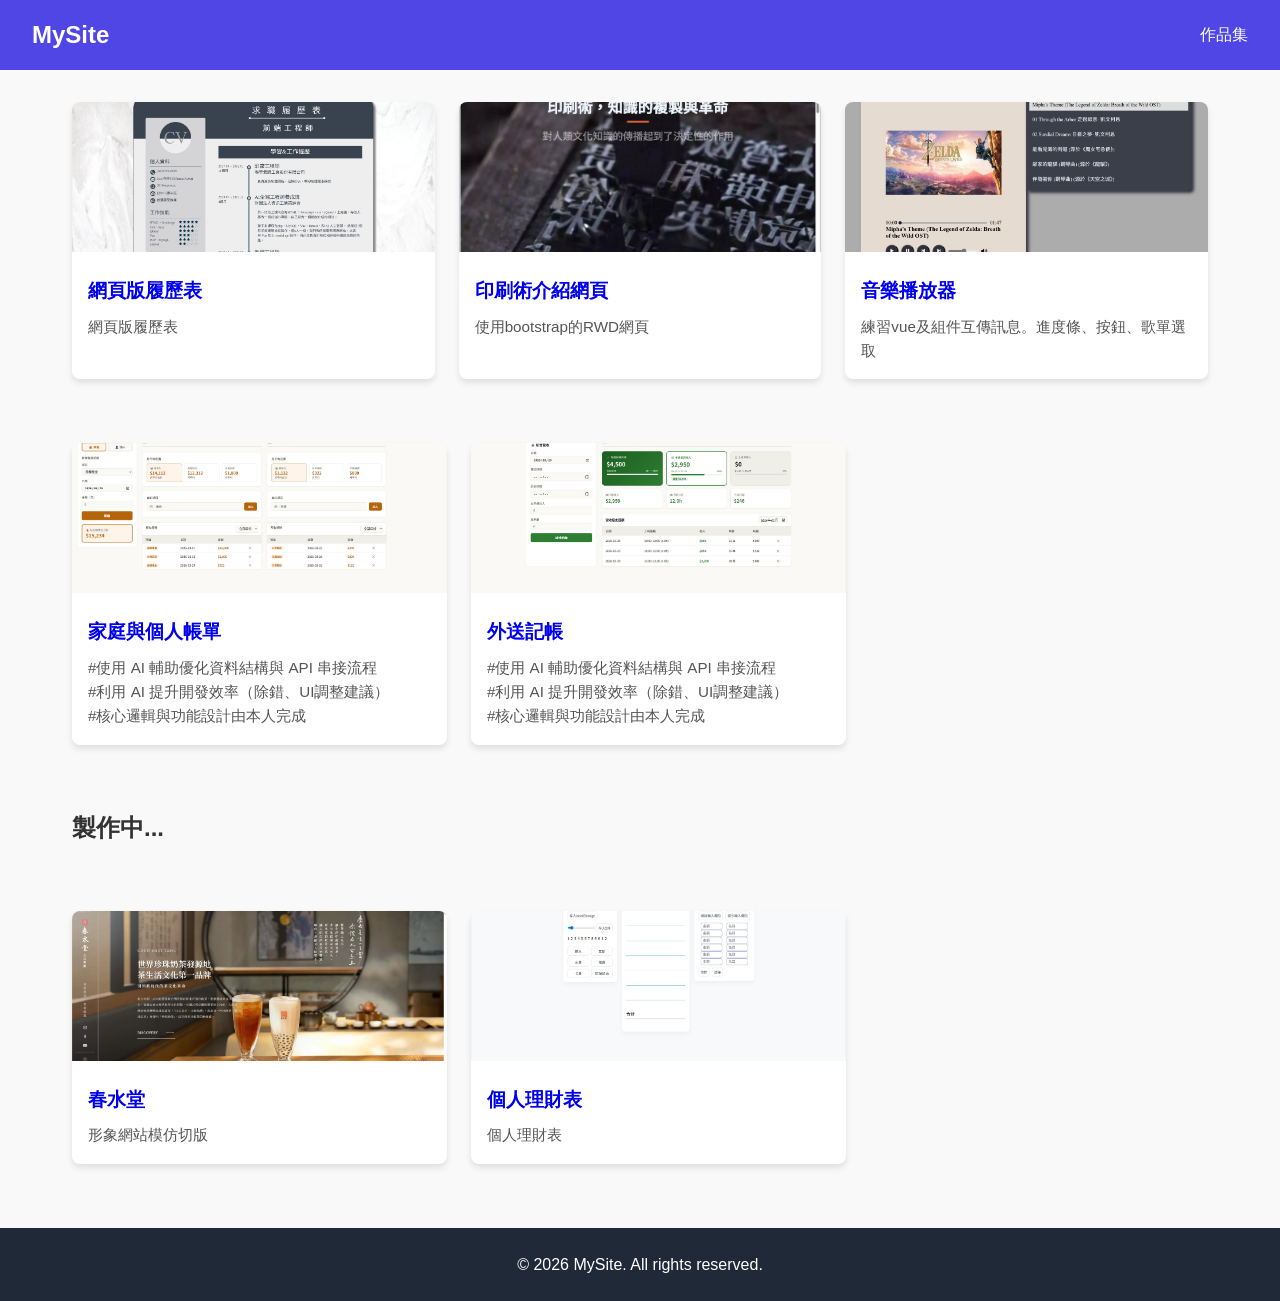
<file: index.html>
<!DOCTYPE html>
<html lang="zh-TW">
<head>
  <meta charset="UTF-8">
  <meta name="viewport" content="width=device-width, initial-scale=1.0">
  <link rel="shortcut icon" href="favicon-32x32.png" type="image/x-icon">
  <title>作品集</title>
  <style>
    /* Reset */
    * {
      margin: 0;
      padding: 0;
      box-sizing: border-box;
      font-family: "Microsoft JhengHei", sans-serif;
      text-decoration: none;
    } 
    body {
      line-height: 1.6;
      background-color: #f9f9f9;
      color: #333;
      position: relative;
    }

    /* Header */
    header {
      background-color: #4f46e5;
      color: #fff;
      padding: 1rem 2rem;
      display: flex;
      justify-content: space-between;
      align-items: center;
      position: sticky;
      top: 0;
      z-index: 10;
    }

    header nav a {
      color: #fff;
      text-decoration: none;
      margin-left: 1.5rem;
      transition: color 0.3s;
    }

    header nav a:hover {
      color: #facc15;
    }

    /* Hero Section */
    .hero {
      background: url('https://source.unsplash.com/1600x600/?nature,technology') center/cover no-repeat;
      height: 60vh;
      display: flex;
      align-items: center;
      justify-content: center;
      color: #fff;
      text-shadow: 1px 1px 4px rgba(0,0,0,0.5);
      text-align: center;
      padding: 0 1rem;
    }

    .hero h1 {
      font-size: 3rem;
      margin-bottom: 1rem;
    }

    .hero p {
      font-size: 1.2rem;
    }

    /* Card Section */
    .cards {
      display: flex;
      gap: 1.5rem;
      padding: 2rem;
      max-width: 1200px;
      margin: 0 auto;
    }

    .card {
      width: 33%;
      background-color: #fff;
      border-radius: 8px;
      box-shadow: 0 4px 6px rgba(0,0,0,0.1);
      overflow: hidden;
      transition: transform 0.3s, box-shadow 0.3s;
    }

    .card:hover {
      transform: translateY(-5px);
      box-shadow: 0 8px 12px rgba(0,0,0,0.2);
    }

    .card img {
      width: 100%;
      height: 150px;
      object-fit: cover;
    }

    .card-content {
      padding: 1rem;
    }

    .card-content h3 {
      margin-bottom: 0.5rem;
      font-size: 1.2rem;
    }

    .card-content p {
      font-size: 0.95rem;
      color: #555;
    }

    /* Footer */
    footer {
      display: absolute;
      background-color: #1f2937;
      color: #fff;
      text-align: center;
      padding: 1.5rem;
      margin-top: 2rem;
      position: relative;
      bottom: 0;
      width: 100%;
    }

    /* Responsive */
    @media (max-width: 768px) {
      header {
        flex-direction: column;
        align-items: flex-start;
      }
      header nav {
        margin-top: 0.5rem;
      }
      .hero h1 {
        font-size: 2rem;
      }
    }
  </style>
</head>
<body>

  <header>
    <div class="logo"><h2>MySite</h2></div>
    <nav>
      <!-- <a href="#">首頁</a> -->
      <!-- <a href="#">關於我們</a> -->
      <a href="#">作品集</a>
      <!-- <a href="#">聯絡</a> -->
    </nav>
  </header>

  <!-- <section class="hero">
    <div>
      <h1>歡迎來到示範網站</h1>
      <p>這是一個完整結構的前端參考範例，包含導航、RWD、卡片布局。</p>
    </div>
  </section> -->
  
  <section class="cards">
    <div class="card">
      <a href="https://e6320123.github.io/" target="_blank">
        <img src="cv.jpg" alt="範例圖1">
        <div class="card-content">
          <h3>網頁版履歷表</h3>
          <p>網頁版履歷表</p>
        </div>
      </a>
    </div>

    <div class="card">
      <a href="https://e6320123.github.io/print_story/" target="_blank">
        <img src="print.jpg" alt="範例圖2">
        <div class="card-content">
          <h3>印刷術介紹網頁</h3>
          <p>使用bootstrap的RWD網頁</p>
        </div>
      </a>
    </div>

    <div class="card">
      <a href="https://e6320123.github.io/music_player/" target="_blank">
        <img src="mplayer.jpg" alt="範例圖3">
        <div class="card-content">
          <h3>音樂播放器</h3>
          <p>練習vue及組件互傳訊息。進度條、按鈕、歌單選取</p>
        </div>
      </a>
    </div>
    </section>
<section class="cards">
    <div class="card">
      <a href="./home_bill.html" target="_blank">
        <img src="./homebill.jpg" alt="範例圖3">
        <div class="card-content">
          <h3>家庭與個人帳單</h3>
          <p>#使用 AI 輔助優化資料結構與 API 串接流程</p>
          <p>#利用 AI 提升開發效率（除錯、UI調整建議）</p>
          <p>#核心邏輯與功能設計由本人完成</p>
        </div>
      </a>
    </div>

    <div class="card">
      <a href="./uber.html" target="_blank">
        <img src="./uber.jpg" alt="範例圖3">
        <div class="card-content">
          <h3>外送記帳</h3>
          <p>#使用 AI 輔助優化資料結構與 API 串接流程</p>
          <p>#利用 AI 提升開發效率（除錯、UI調整建議）</p>
          <p>#核心邏輯與功能設計由本人完成</p>
        </div>
      </a>
    </div>
  </section>
  <section class="cards">
    <h1>製作中...</h1>
  </section>
  <section class="cards">
    <div class="card">
      <a href="https://e6320123.github.io/chun_shui_tang/" target="_blank">
        <img src="cst.png" alt="範例圖3">
        <div class="card-content">
          <h3>春水堂</h3>
          <p>形象網站模仿切版</p>
        </div>
      </a>
    </div>
    <div class="card">
      <a href="https://e6320123.github.io/bookkeeping/" target="_blank">
        <img src="bkg.jpg" alt="範例圖3">
        <div class="card-content">
          <h3>個人理財表</h3>
          <p>個人理財表</p>
        </div>
      </a>
    </div>
  </section>

  <footer>
    &copy; 2026 MySite. All rights reserved.
  </footer>

</body>
</html>
</file>
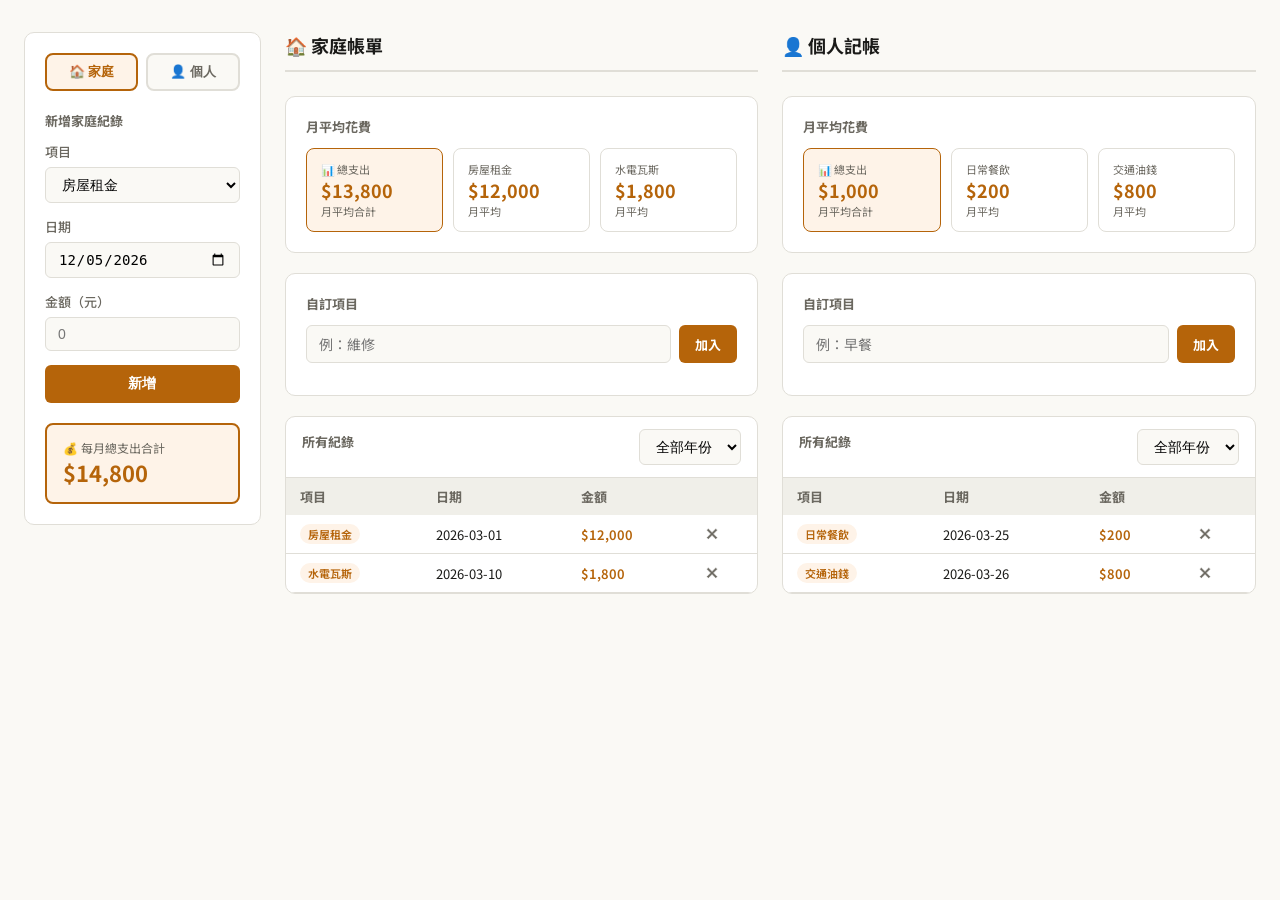
<file: home_bill.html>
<!DOCTYPE html>
<html lang="zh-TW">
<head>
<meta charset="UTF-8">
<meta name="viewport" content="width=device-width, initial-scale=1.0">
<link rel="icon" href="data:image/svg+xml,<svg xmlns='http://www.w3.org/2000/svg' viewBox='0 0 100 100'><text y='.9em' font-size='90'>🏠</text></svg>">
<title>帳單紀錄 (localStorage版)</title>
<style>
  /* [樣式區：維持 Boss 喜愛的優雅設計，無變動] */
  @import url('https://fonts.googleapis.com/css2?family=Noto+Sans+TC:wght@400;500;700&display=swap');
  * { margin: 0; padding: 0; box-sizing: border-box; }
  :root {
    --bg: #FAF9F5; --card: #FFFFFF; --sidebar: #F0EFE9; --border: #E0DED7;
    --accent: #b5640a; --accent-light: #fef3e8; --text: #1a1a18;
    --text-muted: #6b6860; --hover: #ECEAE4; --danger: #c0392b;
  }
  body { font-family: 'Noto Sans TC', sans-serif; background: var(--bg); color: var(--text); min-height: 100vh; padding: 32px 24px; }
  .page-layout { display: grid; grid-template-columns: 1fr 2fr 2fr; gap: 24px; max-width: 1400px; align-items: start; }
  .add-panel { background: var(--card); border: 1px solid var(--border); border-radius: 10px; padding: 20px; position: sticky; top: 24px; }
  .toggle-row { display: grid; grid-template-columns: 1fr 1fr; gap: 8px; margin-bottom: 20px; }
  .toggle-btn { padding: 8px; border: 2px solid var(--border); border-radius: 8px; background: var(--bg); color: var(--text-muted); font-size: 13px; font-weight: 700; cursor: pointer; transition: all 0.15s; text-align: center; }
  .toggle-btn.active { border-color: var(--accent); background: var(--accent-light); color: var(--accent); }
  .form-section { display: none; }
  .form-section.active { display: block; }
  .form-group { margin-bottom: 14px; }
  label { display: block; font-size: 13px; font-weight: 500; margin-bottom: 6px; color: var(--text-muted); }
  select, input { width: 100%; padding: 8px 12px; border: 1px solid var(--border); border-radius: 6px; font-size: 14px; background: var(--bg); outline: none; }
  .btn { width: 100%; padding: 10px; background: var(--accent); color: white; border: none; border-radius: 6px; font-size: 14px; font-weight: 700; cursor: pointer; }
  .section-col { display: flex; flex-direction: column; gap: 20px; }
  .section-title { font-size: 18px; font-weight: 700; padding-bottom: 12px; border-bottom: 2px solid var(--border); margin-bottom: 4px; }
  .panel { background: var(--card); border: 1px solid var(--border); border-radius: 10px; padding: 20px; }
  h2 { font-size: 13px; font-weight: 700; color: var(--text-muted); text-transform: uppercase; margin-bottom: 12px; }
  .add-category { display: flex; gap: 8px; margin-bottom: 10px; }
  .stats-grid { display: grid; grid-template-columns: repeat(auto-fill, minmax(130px, 1fr)); gap: 10px; }
  .stat-card { background: var(--card); border: 1px solid var(--border); border-radius: 8px; padding: 12px 14px; }
  .stat-card .avg { font-size: 18px; font-weight: 700; color: var(--accent); }
  .records-panel { background: var(--card); border: 1px solid var(--border); border-radius: 10px; overflow: hidden; }
  .records-header { padding: 12px 16px; border-bottom: 1px solid var(--border); display: flex; justify-content: space-between; align-items: center; }
  table { width: 100%; border-collapse: collapse; font-size: 13px; }
  th { text-align: left; padding: 9px 14px; background: var(--sidebar); color: var(--text-muted); }
  td { padding: 9px 14px; border-bottom: 1px solid var(--border); }
  .del-btn { background: none; border: none; color: var(--text-muted); cursor: pointer; font-size: 15px; }
  .amount-cell { font-weight: 600; color: var(--accent); }
  .tag { display: inline-block; background: var(--accent-light); color: var(--accent); font-size: 11px; font-weight: 600; padding: 2px 8px; border-radius: 99px; }
  /* 自訂項目輸入框與按鈕組合 */
  .add-category {
    display: flex;
    gap: 8px;
    margin-bottom: 12px;
  }

  .add-category input {
    flex: 1;
    padding: 8px 12px;
    border: 1px solid var(--border);
    border-radius: 6px;
    font-size: 14px;
    font-family: inherit;
    background: var(--bg);
    color: var(--text);
    outline: none;
    transition: border-color 0.15s;
  }

  .add-category input:focus {
    border-color: var(--accent);
  }

  .add-category button {
    padding: 8px 16px;
    background: var(--accent);
    color: white;
    border: none;
    border-radius: 6px;
    font-size: 13px;
    font-weight: 700;
    font-family: inherit;
    cursor: pointer;
    white-space: nowrap;
    transition: opacity 0.15s;
  }

  .add-category button:hover {
    opacity: 0.85;
  }
</style>
</head>
<body>

<div class="page-layout">
  <div class="add-panel">
    <div class="toggle-row">
      <button class="toggle-btn active" id="btn-family" onclick="switchMode('family')">🏠 家庭</button>
      <button class="toggle-btn" id="btn-personal" onclick="switchMode('personal')">👤 個人</button>
    </div>

    <div class="form-section active" id="form-family">
      <h2>新增家庭紀錄</h2>
      <div class="form-group"><label>項目</label><select id="category"></select></div>
      <div class="form-group"><label>日期</label><input type="date" id="date"></div>
      <div class="form-group"><label>金額（元）</label><input type="number" id="amount" placeholder="0"></div>
      <button class="btn" onclick="addRecord('family')">新增</button>
    </div>

    <div class="form-section" id="form-personal">
      <h2>新增個人紀錄</h2>
      <div class="form-group"><label>項目</label><select id="p-category"></select></div>
      <div class="form-group"><label>日期</label><input type="date" id="p-date"></div>
      <div class="form-group"><label>金額（元）</label><input type="number" id="p-amount" placeholder="0"></div>
      <button class="btn" onclick="addRecord('personal')">新增</button>
    </div>

    <div id="combined-total" style="background:var(--accent-light);border:2px solid var(--accent);border-radius:8px;padding:14px 16px;margin-top:20px;">
      <div style="font-size:12px;color:var(--text-muted);">💰 每月總支出合計</div>
      <div id="combined-total-amt" style="font-size:22px;font-weight:700;color:var(--accent);">$0</div>
    </div>
  </div>

  <div class="section-col">
    <div class="section-title">🏠 家庭帳單</div>
    <div class="panel"><h2>月平均花費</h2><div class="stats-grid" id="stats-grid"></div></div>
    <div class="panel">
      <h2>自訂項目</h2>
      <div class="add-category"><input type="text" id="new-cat" placeholder="例：維修"><button onclick="addNewCategory('family')">加入</button></div>
      <div id="custom-cats" style="display:flex; flex-wrap:wrap; gap:6px;"></div>
    </div>
    <div class="records-panel">
      <div class="records-header"><h2>所有紀錄</h2><div class="filter-row"><select id="filter-year" onchange="renderTable('family')"><option value="">全部年份</option></select></div></div>
      <table><thead><tr><th>項目</th><th>日期</th><th>金額</th><th></th></tr></thead><tbody id="records-body"></tbody></table>
    </div>
  </div>

  <div class="section-col">
    <div class="section-title">👤 個人記帳</div>
    <div class="panel"><h2>月平均花費</h2><div class="stats-grid" id="p-stats-grid"></div></div>
    <div class="panel">
      <h2>自訂項目</h2>
      <div class="add-category"><input type="text" id="p-new-cat" placeholder="例：早餐"><button onclick="addNewCategory('personal')">加入</button></div>
      <div id="p-custom-cats" style="display:flex; flex-wrap:wrap; gap:6px;"></div>
    </div>
    <div class="records-panel">
      <div class="records-header"><h2>所有紀錄</h2><div class="filter-row"><select id="p-filter-year" onchange="renderTable('personal')"><option value="">全部年份</option></select></div></div>
      <table><thead><tr><th>項目</th><th>日期</th><th>金額</th><th></th></tr></thead><tbody id="p-records-body"></tbody></table>
    </div>
  </div>
</div>

<script>
  // [數據狀態]
  const defaultCats = {
    family: [{id: 1, name: "房屋租金", is_default: 1}, {id: 2, name: "水電瓦斯", is_default: 1}, {id: 3, name: "家用採購", is_default: 1}],
    personal: [{id: 4, name: "日常餐飲", is_default: 1}, {id: 5, name: "交通油錢", is_default: 1}, {id: 6, name: "娛樂交際", is_default: 1}]
  };
  
  const initialRecords = {
    family: [{id: 1, category: "房屋租金", date: "2026-03-01", amount: 12000}, {id: 2, category: "水電瓦斯", date: "2026-03-10", amount: 1800}],
    personal: [{id: 3, category: "日常餐飲", date: "2026-03-25", amount: 200}, {id: 4, category: "交通油錢", date: "2026-03-26", amount: 800}]
  };

  let state = {
    family: { cats: [], records: [] },
    personal: { cats: [], records: [] }
  };

  function saveToLocal() {
    localStorage.setItem('billState', JSON.stringify(state));
  }

  function loadFromLocal() {
    const saved = localStorage.getItem('billState');
    if (saved) {
      state = JSON.parse(saved);
    } else {
      state = {
        family: { cats: defaultCats.family, records: initialRecords.family },
        personal: { cats: defaultCats.personal, records: initialRecords.personal }
      };
      saveToLocal();
    }
  }

  // [切換模式]
  function switchMode(mode) {
    document.getElementById('form-family').classList.toggle('active', mode === 'family');
    document.getElementById('form-personal').classList.toggle('active', mode === 'personal');
    document.getElementById('btn-family').classList.toggle('active', mode === 'family');
    document.getElementById('btn-personal').classList.toggle('active', mode === 'personal');
  }

  // [核心：載入數據]
  function reloadAll() {
    loadFromLocal();
    renderAll();
  }

  // [核心：新增紀錄]
  function addRecord(type) {
    const prefix = type === 'family' ? '' : 'p-';
    const cat = document.getElementById(`${prefix}category`).value;
    const date = document.getElementById(`${prefix}date`).value;
    const amount = document.getElementById(`${prefix}amount`).value;

    if (!cat || !date || !amount) return alert("請填寫完整資訊");

    state[type].records.push({
      id: Date.now(),
      category: cat,
      date,
      amount: parseFloat(amount)
    });
    saveToLocal();

    document.getElementById(`${prefix}amount`).value = '';
    reloadAll();
  }

  // [核心：刪除紀錄]
  function deleteRecord(id) {
    if (!confirm("確定刪除此筆紀錄？")) return;
    state.family.records = state.family.records.filter(r => r.id !== id);
    state.personal.records = state.personal.records.filter(r => r.id !== id);
    saveToLocal();
    reloadAll();
  }

  // [自訂項目管理]
  function addNewCategory(type) {
    const inputId = type === 'family' ? 'new-cat' : 'p-new-cat';
    const name = document.getElementById(inputId).value.trim();
    if (!name) return;
    
    state[type].cats.push({
      id: Date.now(),
      name,
      is_default: 0
    });
    saveToLocal();

    document.getElementById(inputId).value = '';
    reloadAll();
  }

  function removeCategory(id) {
    state.family.cats = state.family.cats.filter(c => c.id !== id);
    state.personal.cats = state.personal.cats.filter(c => c.id !== id);
    saveToLocal();
    reloadAll();
  }

  // [視覺化渲染邏輯]
  function renderAll() {
    ['family', 'personal'].forEach(type => {
      renderDropdowns(type);
      renderCustomTags(type);
      renderStats(type);
      renderYearFilter(type);
      renderTable(type);
    });
    renderCombinedTotal();
  }

  function renderDropdowns(type) {
    const prefix = type === 'family' ? '' : 'p-';
    const cats = state[type].cats;
    document.getElementById(`${prefix}category`).innerHTML = cats.map(c => `<option value="${c.name}">${c.name}</option>`).join('');
  }

  function renderCustomTags(type) {
    const prefix = type === 'family' ? '' : 'p-';
    const container = document.getElementById(`${prefix}custom-cats`);
    const customs = state[type].cats.filter(c => !c.is_default);
    container.innerHTML = customs.map(c => `
      <span class="tag">${c.name} <span style="cursor:pointer;margin-left:4px;" onclick="removeCategory(${c.id})">✕</span></span>
    `).join('');
  }

  function renderStats(type) {
    const prefix = type === 'family' ? '' : 'p-';
    const grid = document.getElementById(`${prefix}stats-grid`);
    const recs = state[type].records;
    if (recs.length === 0) { grid.innerHTML = "尚無數據"; return; }

    const catMap = {};
    recs.forEach(r => {
      if (!catMap[r.category]) catMap[r.category] = { sum: 0, dates: [] };
      catMap[r.category].sum += r.amount;
      catMap[r.category].dates.push(new Date(r.date));
    });

    let totalAvg = 0;
    const html = Object.keys(catMap).map(cat => {
      const data = catMap[cat];
      const months = getMonthDiff(data.dates);
      const avg = Math.round(data.sum / months);
      totalAvg += avg;
      return `<div class="stat-card"><div style="font-size:11px;color:var(--text-muted)">${cat}</div><div class="avg">$${avg.toLocaleString()}</div><div style="font-size:11px;color:var(--text-muted)">月平均</div></div>`;
    }).join('');

    const totalCard = `<div class="stat-card" style="border-color:var(--accent);background:var(--accent-light);"><div style="font-size:11px;color:var(--text-muted)">📊 總支出</div><div class="avg" id="${type}-total-val">$${totalAvg.toLocaleString()}</div><div style="font-size:11px;color:var(--text-muted)">月平均合計</div></div>`;
    grid.innerHTML = totalCard + html;
  }

  function renderTable(type) {
    const prefix = type === 'family' ? '' : 'p-';
    const year = document.getElementById(`${prefix}filter-year`).value;
    const tbody = document.getElementById(`${prefix}records-body`);
    
    let filtered = state[type].records;
    if (year) filtered = filtered.filter(r => r.date.startsWith(year));

    tbody.innerHTML = filtered.map(r => `
      <tr>
        <td><span class="tag">${r.category}</span></td>
        <td>${r.date}</td>
        <td class="amount-cell">$${r.amount.toLocaleString()}</td>
        <td><button class="del-btn" onclick="deleteRecord(${r.id})">✕</button></td>
      </tr>
    `).join('');
  }

  function renderYearFilter(type) {
    const prefix = type === 'family' ? '' : 'p-';
    const sel = document.getElementById(`${prefix}filter-year`);
    const years = [...new Set(state[type].records.map(r => r.date.slice(0, 4)))].sort().reverse();
    const current = sel.value;
    sel.innerHTML = '<option value="">全部年份</option>' + years.map(y => `<option value="${y}" ${y === current ? 'selected':''}>${y}</option>`).join('');
  }

  function renderCombinedTotal() {
    const fTotal = parseInt(document.getElementById('family-total-val')?.textContent.replace(/[^0-9]/g,'') || 0);
    const pTotal = parseInt(document.getElementById('personal-total-val')?.textContent.replace(/[^0-9]/g,'') || 0);
    document.getElementById('combined-total-amt').textContent = '$' + (fTotal + pTotal).toLocaleString();
  }

  function getMonthDiff(dates) {
    if (dates.length === 0) return 1;
    const sorted = dates.sort((a,b) => a-b);
    const first = sorted[0], last = sorted[sorted.length-1];
    return Math.max(1, (last.getFullYear() - first.getFullYear()) * 12 + (last.getMonth() - first.getMonth()) + 1);
  }

  // 初始化
  const today = new Date().toISOString().split('T')[0];
  document.getElementById('date').value = today;
  document.getElementById('p-date').value = today;
  reloadAll();
</script>
</body>
</html>
</file>
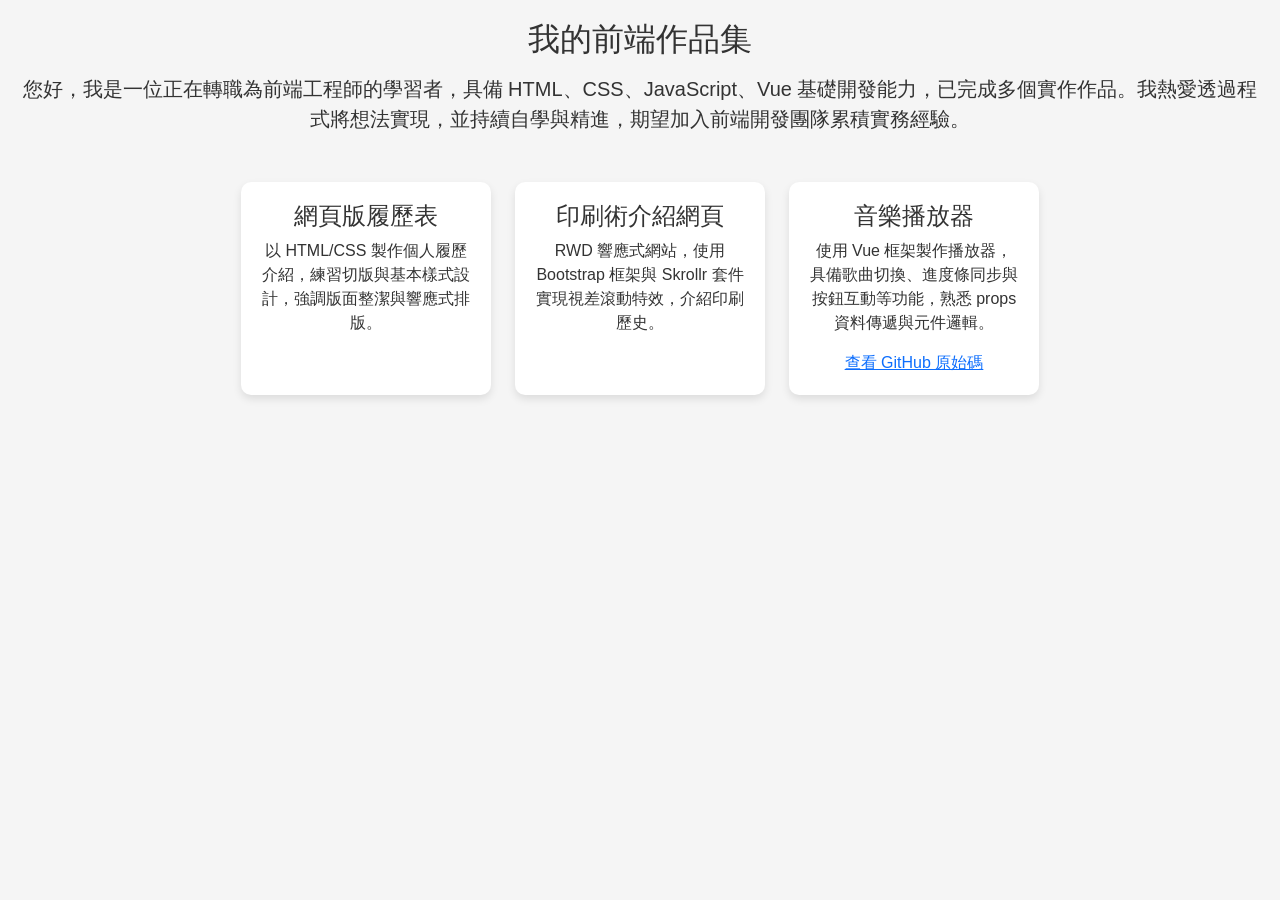
<file: index2.html>
<!DOCTYPE html>
<html lang="zh-Hant">
<head>
    <meta charset="UTF-8">
    <meta name="viewport" content="width=device-width, initial-scale=1.0">
    <link href="https://cdn.jsdelivr.net/npm/bootstrap@5.3.3/dist/css/bootstrap.min.css" rel="stylesheet">
    <link rel="stylesheet" href="https://cdn.jsdelivr.net/npm/bootstrap-icons@1.11.3/font/bootstrap-icons.min.css">
    <link rel="stylesheet" href="style.css">
    <title>作品集</title>
</head>
<body>

<header class="mb-5">
    <h1 class="mb-3">我的前端作品集</h1>
    <p class="lead">您好，我是一位正在轉職為前端工程師的學習者，具備 HTML、CSS、JavaScript、Vue 基礎開發能力，已完成多個實作作品。我熱愛透過程式將想法實現，並持續自學與精進，期望加入前端開發團隊累積實務經驗。</p>
</header>

<main>
    <section class="projects d-flex justify-content-center flex-wrap gap-4">

        <div class="project-card bg1">
            <a href="https://e6320123.github.io/" target="_blank">
                <h4>網頁版履歷表</h4>
                <p>以 HTML/CSS 製作個人履歷介紹，練習切版與基本樣式設計，強調版面整潔與響應式排版。</p>
            </a>
        </div>

        <div class="project-card bg2">
            <a href="https://e6320123.github.io/print_story/" target="_blank">
                <h4>印刷術介紹網頁</h4>
                <p>RWD 響應式網站，使用 Bootstrap 框架與 Skrollr 套件實現視差滾動特效，介紹印刷歷史。</p>
            </a>
        </div>

        <div class="project-card bg3">
            <a href="https://e6320123.github.io/music_player/" target="_blank">
                <h4>音樂播放器</h4>
                <p>使用 Vue 框架製作播放器，具備歌曲切換、進度條同步與按鈕互動等功能，熟悉 props 資料傳遞與元件邏輯。</p>
            </a>
            <a href="https://github.com/e6320123/music_player_vue" target="_blank">查看 GitHub 原始碼</a>
        </div>

    </section>
</main>

<script src="https://cdn.jsdelivr.net/npm/bootstrap@5.3.3/dist/js/bootstrap.bundle.min.js"></script>
</body>
</html>
</file>
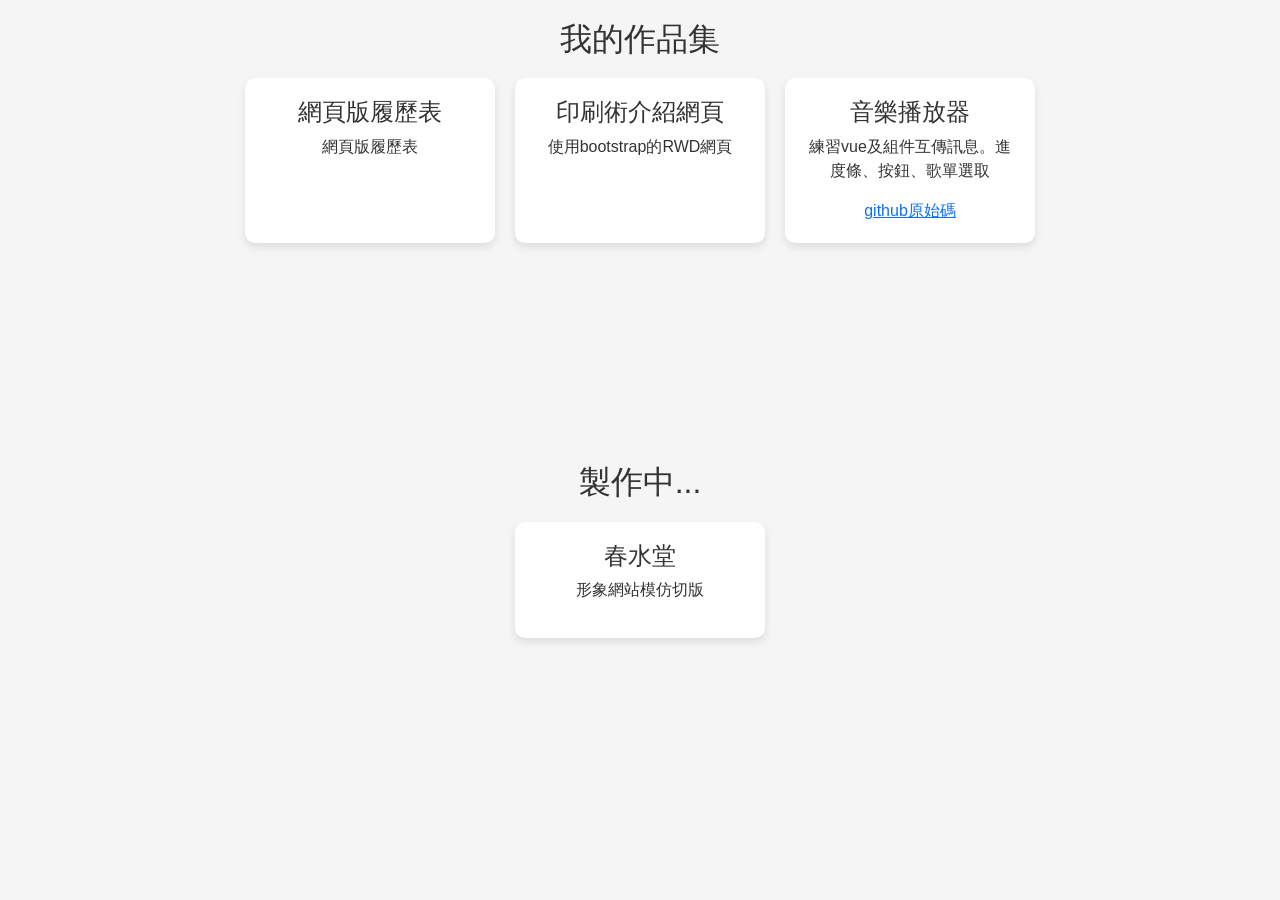
<file: old.html>
<!DOCTYPE html>
<html lang="en">
<head>
    <meta charset="UTF-8">
    <meta name="viewport" content="width=device-width, initial-scale=1.0">
    <link href="https://cdn.jsdelivr.net/npm/bootstrap@5.3.3/dist/css/bootstrap.min.css" rel="stylesheet" integrity="sha384-QWTKZyjpPEjISv5WaRU9OFeRpok6YctnYmDr5pNlyT2bRjXh0JMhjY6hW+ALEwIH" crossorigin="anonymous">
    <link rel="stylesheet" href="https://cdn.jsdelivr.net/npm/bootstrap-icons@1.11.3/font/bootstrap-icons.min.css">
    <link rel="stylesheet" href="style.css">
    <link rel="shortcut icon" href="favicon-32x32.png" type="image/x-icon">
    <title>作品集</title>
</head>
<body>

<header>
    <h1>我的作品集</h1>
</header>
<main>
    
    <section class="projects">
        <!-- 2022/03 -->
        <a href="https://e6320123.github.io/" class="project-card bg1" target="_blank">
            <h4>網頁版履歷表</h4>   
            <p>網頁版履歷表</p>
        </a>
        <!-- 2023/08 -->
        <a href="https://e6320123.github.io/print_story/" class="project-card bg2" target="_blank">
            <h4>印刷術介紹網頁</h4>   
            <p>使用bootstrap的RWD網頁</p>
        </a> 
        <!-- 2025/02 ~ 2025/03 -->
        <div class="project-card bg3">
            <a href="https://e6320123.github.io/music_player/" class="" target="_blank">
                <h4>音樂播放器</h4>
                <p>練習vue及組件互傳訊息。進度條、按鈕、歌單選取</p>
            </a>
            <a href="https://github.com/e6320123/music_player_vue" target="_blank">github原始碼</a>
        </div>
    </section>
    <h1 class="made">製作中...</h1>
    <section class="projects">
        <!-- 2026/01 ~ 2026/0 -->
        <div class="project-card bg4">
            <a href="https://e6320123.github.io/chun_shui_tang/" class="" target="_blank">
                <h4>春水堂</h4>
                <p>形象網站模仿切版</p>
            </a>
        </div>
    </section>
</main>


<script src="https://cdn.jsdelivr.net/npm/bootstrap@5.3.3/dist/js/bootstrap.bundle.min.js" integrity="sha384-YvpcrYf0tY3lHB60NNkmXc5s9fDVZLESaAA55NDzOxhy9GkcIdslK1eN7N6jIeHz" crossorigin="anonymous"></script>
</body>
</html>
</file>
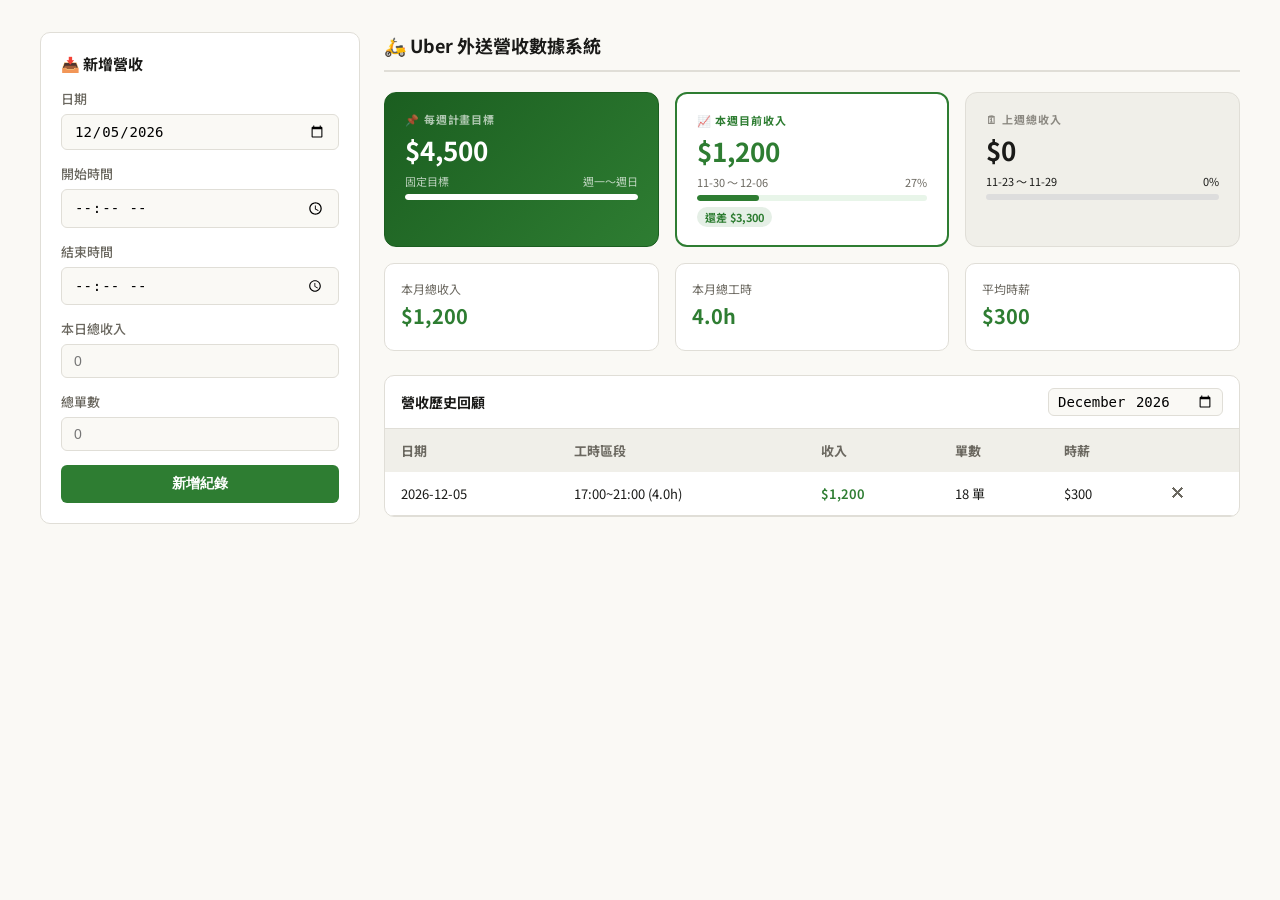
<file: uber.html>
<!DOCTYPE html>
<html lang="zh-TW">
<head>
<meta charset="UTF-8">
<meta name="viewport" content="width=device-width, initial-scale=1.0">
<link rel="icon" href="data:image/svg+xml,<svg xmlns='http://www.w3.org/2000/svg' viewBox='0 0 100 100'><text y='.9em' font-size='90'>🛵</text></svg>">
<title>外送收入紀錄 (localStorage版)</title>
<style>
  @import url('https://fonts.googleapis.com/css2?family=Noto+Sans+TC:wght@400;500;700&display=swap');
  * { margin: 0; padding: 0; box-sizing: border-box; }
  :root {
    --bg: #FAF9F5; --card: #FFFFFF; --sidebar: #F0EFE9; --border: #E0DED7;
    --accent: #2e7d32; --accent-light: #f1f8e9; --text: #1a1a18;
    --text-muted: #6b6860; --hover: #ECEAE4; --danger: #c0392b;
    --week-target: 1800;
  }
  body { font-family: 'Noto Sans TC', sans-serif; background: var(--bg); color: var(--text); padding: 32px 24px; }
  .page-layout { display: grid; grid-template-columns: 320px 1fr; gap: 24px; max-width: 1200px; margin: 0 auto; }
  .add-panel { background: var(--card); border: 1px solid var(--border); border-radius: 10px; padding: 20px; position: sticky; top: 24px; }
  .form-group { margin-bottom: 14px; }
  label { display: block; font-size: 13px; font-weight: 500; margin-bottom: 6px; color: var(--text-muted); }
  input { width: 100%; padding: 8px 12px; border: 1px solid var(--border); border-radius: 6px; font-size: 14px; background: var(--bg); outline: none; }
  .btn { width: 100%; padding: 10px; background: var(--accent); color: white; border: none; border-radius: 6px; font-size: 14px; font-weight: 700; cursor: pointer; }
  .section-title { font-size: 18px; font-weight: 700; padding-bottom: 12px; border-bottom: 2px solid var(--border); margin-bottom: 20px; color: var(--text); }
  
  /* 週目標面板 */
  .week-panel {
    display: grid;
    grid-template-columns: repeat(3, 1fr);
    gap: 16px;
    margin-bottom: 16px;
  }
  .week-card {
    background: var(--card);
    border: 1px solid var(--border);
    border-radius: 12px;
    padding: 18px 20px;
    position: relative;
    overflow: hidden;
  }
  .week-card.target {
    background: linear-gradient(135deg, #1b5e20 0%, #2e7d32 100%);
    border-color: #1b5e20;
    color: white;
  }
  .week-card.current {
    background: var(--card);
    border: 2px solid var(--accent);
  }
  .week-card.last {
    background: var(--sidebar);
    border-color: var(--border);
  }
  .week-label {
    font-size: 11px;
    font-weight: 700;
    letter-spacing: 0.08em;
    text-transform: uppercase;
    margin-bottom: 10px;
    opacity: 0.75;
  }
  .week-card.target .week-label { color: rgba(255,255,255,0.85); }
  .week-card.current .week-label { color: var(--accent); opacity: 1; }
  .week-card.last .week-label { color: var(--text-muted); }
  .week-value {
    font-size: 26px;
    font-weight: 700;
    line-height: 1;
    margin-bottom: 10px;
  }
  .week-card.target .week-value { color: #fff; }
  .week-card.current .week-value { color: var(--accent); }
  .week-card.last .week-value { color: var(--text); }

  /* 進度條 */
  .progress-wrap {
    margin-top: 8px;
  }
  .progress-meta {
    display: flex;
    justify-content: space-between;
    font-size: 11px;
    margin-bottom: 5px;
  }
  .week-card.target .progress-meta { color: rgba(255,255,255,0.7); }
  .week-card.current .progress-meta { color: var(--text-muted); }
  .progress-bar-bg {
    height: 6px;
    border-radius: 99px;
    background: rgba(0,0,0,0.1);
    overflow: hidden;
  }
  .week-card.target .progress-bar-bg { background: rgba(255,255,255,0.2); }
  .week-card.current .progress-bar-bg { background: #e8f5e9; }
  .progress-bar-fill {
    height: 100%;
    border-radius: 99px;
    background: #fff;
    transition: width 0.6s ease;
  }
  .week-card.current .progress-bar-fill { background: var(--accent); }

  /* 達標標籤 */
  .badge {
    display: inline-block;
    font-size: 11px;
    font-weight: 700;
    padding: 2px 8px;
    border-radius: 99px;
    margin-top: 6px;
  }
  .badge.done { background: #fff; color: var(--accent); }
  .badge.fail { background: rgba(192,57,43,0.15); color: var(--danger); }
  .badge.ongoing { background: rgba(46,125,50,0.12); color: var(--accent); }

  /* 月份統計 */
  .stats-row { display: grid; grid-template-columns: repeat(3, 1fr); gap: 16px; margin-bottom: 24px; }
  .stat-card { background: var(--card); border: 1px solid var(--border); border-radius: 10px; padding: 16px; }
  .stat-label { font-size: 12px; color: var(--text-muted); margin-bottom: 4px; }
  .stat-val { font-size: 20px; font-weight: 700; color: var(--accent); margin: 4px 0; }

  /* 紀錄表格 */
  .records-panel { background: var(--card); border: 1px solid var(--border); border-radius: 10px; overflow: hidden; }
  table { width: 100%; border-collapse: collapse; font-size: 13px; }
  th { text-align: left; padding: 12px 16px; background: var(--sidebar); color: var(--text-muted); font-weight: 700; }
  td { padding: 12px 16px; border-bottom: 1px solid var(--border); }
  .income-cell { font-weight: 600; color: var(--accent); }
  .del-btn { background: none; border: none; color: var(--text-muted); cursor: pointer; font-size: 16px; }
</style>
</head>
<body>

<div class="page-layout">
  <div class="add-panel">
    <h2 style="font-size:15px; margin-bottom:15px;">📥 新增營收</h2>
    <div class="form-group"><label>日期</label><input type="date" id="date"></div>
    <div class="form-group"><label>開始時間</label><input type="time" id="start"></div>
    <div class="form-group"><label>結束時間</label><input type="time" id="end"></div>
    <div class="form-group"><label>本日總收入</label><input type="number" id="income" placeholder="0"></div>
    <div class="form-group"><label>總單數</label><input type="number" id="orders" placeholder="0"></div>
    <button class="btn" onclick="addUberRecord()">新增紀錄</button>
  </div>

  <div class="main-content">
    <div class="section-title">🛵 Uber 外送營收數據系統</div>

    <!-- 週追蹤面板 -->
    <div class="week-panel">
      <!-- 週目標 -->
      <div class="week-card target">
        <div class="week-label">📌 每週計畫目標</div>
        <div class="week-value" id="week-target-display">$4,500</div>
        <div class="progress-wrap">
          <div class="progress-meta">
            <span>固定目標</span>
            <span>週一～週日</span>
          </div>
          <div class="progress-bar-bg">
            <div class="progress-bar-fill" style="width:100%"></div>
          </div>
        </div>
      </div>

      <!-- 本週收入 -->
      <div class="week-card current">
        <div class="week-label">📈 本週目前收入</div>
        <div class="week-value" id="this-week-income">$0</div>
        <div class="progress-wrap">
          <div class="progress-meta">
            <span id="this-week-range">—</span>
            <span id="this-week-pct">0%</span>
          </div>
          <div class="progress-bar-bg">
            <div class="progress-bar-fill" id="this-week-bar" style="width:0%"></div>
          </div>
        </div>
        <span class="badge ongoing" id="this-week-badge">進行中</span>
      </div>

      <!-- 上週收入 -->
      <div class="week-card last">
        <div class="week-label">🗓 上週總收入</div>
        <div class="week-value" id="last-week-income">$0</div>
        <div class="progress-wrap">
          <div class="progress-meta">
            <span id="last-week-range">—</span>
            <span id="last-week-pct">—</span>
          </div>
          <div class="progress-bar-bg" style="background:#ddd;">
            <div class="progress-bar-fill" id="last-week-bar" style="width:0%; background:#888;"></div>
          </div>
        </div>
        <span class="badge" id="last-week-badge"></span>
      </div>
    </div>

    <!-- 月份統計 -->
    <div class="stats-row">
      <div class="stat-card">
        <div class="stat-label">本月總收入</div>
        <div class="stat-val" id="month-income">$0</div>
      </div>
      <div class="stat-card">
        <div class="stat-label">本月總工時</div>
        <div class="stat-val" id="month-hours">0h</div>
      </div>
      <div class="stat-card">
        <div class="stat-label">平均時薪</div>
        <div class="stat-val" id="avg-hourly">$0</div>
      </div>
    </div>

    <div class="records-panel">
      <div style="padding:12px 16px; border-bottom:1px solid var(--border); display:flex; justify-content:space-between; align-items:center;">
        <h2 style="font-size:14px;">營收歷史回顧</h2>
        <input type="month" id="filter-month" style="width:auto; padding:4px 8px;" onchange="renderTable()">
      </div>
      <table>
        <thead>
          <tr>
            <th>日期</th>
            <th>工時區段</th>
            <th>收入</th>
            <th>單數</th>
            <th>時薪</th>
            <th></th>
          </tr>
        </thead>
        <tbody id="records-body"></tbody>
      </table>
      <div id="empty-msg" style="padding:40px; text-align:center; color:var(--text-muted); display:none;">目前尚無紀錄</div>
    </div>
  </div>
</div>

<script>
  const WEEK_TARGET = 4500;
  let uberRecords = [];

  // 面試用的初始假資料
  const initialUberData = [
    { id: 1, date: "2026-03-24", start: "10:00", end: "14:00", income: 800, orders: 12 },
    { id: 2, date: "2026-03-25", start: "11:00", end: "15:00", income: 950, orders: 15 },
    { id: 3, date: new Date().toISOString().split('T')[0], start: "17:00", end: "21:00", income: 1200, orders: 18 }
  ];

  function saveToLocal() {
    localStorage.setItem('uberRecords', JSON.stringify(uberRecords));
  }

  function loadFromLocal() {
    const saved = localStorage.getItem('uberRecords');
    if (saved) {
      uberRecords = JSON.parse(saved);
    } else {
      uberRecords = initialUberData;
      saveToLocal();
    }
  }

  function reloadData() {
    loadFromLocal();
    renderAll();
  }

  function addUberRecord() {
    const date = document.getElementById('date').value;
    const start = document.getElementById('start').value;
    const end = document.getElementById('end').value;
    const income = document.getElementById('income').value;
    const orders = document.getElementById('orders').value;

    if (!date || !income) return alert("日期與收入為必填項目！");

    const newRecord = {
      id: Date.now(),
      date, start, end,
      income: parseFloat(income),
      orders: parseInt(orders) || 0
    };
    
    uberRecords.push(newRecord);
    saveToLocal();

    ['start', 'end', 'income', 'orders'].forEach(id => document.getElementById(id).value = '');
    reloadData();
  }

  function deleteRecord(id) {
    if (!confirm("確定要抹除這筆營收紀錄嗎？")) return;
    uberRecords = uberRecords.filter(r => r.id !== id);
    saveToLocal();
    reloadData();
  }

  // 取得某日期所在週的週一與週日（YYYY-MM-DD）
  function getWeekRange(dateStr) {
    const d = new Date(dateStr);
    const day = d.getDay(); // 0=日, 1=月...
    const diffToMonday = (day === 0) ? -6 : 1 - day;
    const monday = new Date(d);
    monday.setDate(d.getDate() + diffToMonday);
    const sunday = new Date(monday);
    sunday.setDate(monday.getDate() + 6);
    const fmt = d => d.toISOString().split('T')[0];
    return { start: fmt(monday), end: fmt(sunday) };
  }

  // 計算某週範圍內的總收入
  function sumInWeekRange(start, end) {
    return uberRecords
      .filter(r => r.date >= start && r.date <= end)
      .reduce((s, r) => s + r.income, 0);
  }

  function renderAll() {
    renderWeekStats();
    renderStats();
    renderTable();
  }

  function renderWeekStats() {
    const today = new Date().toISOString().split('T')[0];
    const thisWeek = getWeekRange(today);

    // 上週：本週週一往前7天
    const lastMondayDate = new Date(thisWeek.start);
    lastMondayDate.setDate(lastMondayDate.getDate() - 7);
    const lastWeek = getWeekRange(lastMondayDate.toISOString().split('T')[0]);

    const thisWeekIncome = sumInWeekRange(thisWeek.start, thisWeek.end);
    const lastWeekIncome = sumInWeekRange(lastWeek.start, lastWeek.end);

    // 更新畫面上的目標金額，確保與 WEEK_TARGET 變數相同
    document.getElementById('week-target-display').textContent = `$${WEEK_TARGET.toLocaleString()}`;

    // 本週
    const thisPct = Math.min(Math.round((thisWeekIncome / WEEK_TARGET) * 100), 100);
    document.getElementById('this-week-income').textContent = `$${thisWeekIncome.toLocaleString()}`;
    document.getElementById('this-week-range').textContent = `${thisWeek.start.slice(5)} ～ ${thisWeek.end.slice(5)}`;
    document.getElementById('this-week-pct').textContent = `${thisPct}%`;
    document.getElementById('this-week-bar').style.width = `${thisPct}%`;

    const thisBadge = document.getElementById('this-week-badge');
    if (thisWeekIncome >= WEEK_TARGET) {
      thisBadge.textContent = '✓ 已達標';
      thisBadge.className = 'badge done';
    } else {
      const remaining = WEEK_TARGET - thisWeekIncome;
      thisBadge.textContent = `還差 $${remaining.toLocaleString()}`;
      thisBadge.className = 'badge ongoing';
    }

    // 上週
    const lastPct = Math.min(Math.round((lastWeekIncome / WEEK_TARGET) * 100), 100);
    document.getElementById('last-week-income').textContent = `$${lastWeekIncome.toLocaleString()}`;
    document.getElementById('last-week-range').textContent = `${lastWeek.start.slice(5)} ～ ${lastWeek.end.slice(5)}`;
    document.getElementById('last-week-pct').textContent = `${lastPct}%`;
    document.getElementById('last-week-bar').style.width = `${lastPct}%`;

    const lastBadge = document.getElementById('last-week-badge');
    if (lastWeekIncome === 0) {
      lastBadge.textContent = '';
      lastBadge.className = 'badge';
    } else if (lastWeekIncome >= WEEK_TARGET) {
      lastBadge.textContent = '✓ 達標';
      lastBadge.className = 'badge done';
      lastBadge.style.background = '#c8e6c9';
      lastBadge.style.color = '#2e7d32';
    } else {
      lastBadge.textContent = '✗ 未達標';
      lastBadge.className = 'badge fail';
    }
  }

  function renderStats() {
    const now = new Date();
    const currentMonth = `${now.getFullYear()}-${String(now.getMonth() + 1).padStart(2, '0')}`;
    const monthRecs = uberRecords.filter(r => r.date.startsWith(currentMonth));

    const totalIncome = monthRecs.reduce((s, r) => s + r.income, 0);
    let totalMinutes = 0;
    monthRecs.forEach(r => {
      if (r.start && r.end) {
        const [h1, m1] = r.start.split(':').map(Number);
        const [h2, m2] = r.end.split(':').map(Number);
        totalMinutes += (h2 * 60 + m2) - (h1 * 60 + m1);
      }
    });

    const totalHours = totalMinutes / 60;
    document.getElementById('month-income').textContent = `$${totalIncome.toLocaleString()}`;
    document.getElementById('month-hours').textContent = `${totalHours.toFixed(1)}h`;
    document.getElementById('avg-hourly').textContent = totalHours > 0 ? `$${Math.round(totalIncome / totalHours)}` : '$0';
  }

  function renderTable() {
    const filterMonth = document.getElementById('filter-month').value;
    let filtered = uberRecords;
    if (filterMonth) filtered = uberRecords.filter(r => r.date.startsWith(filterMonth));

    const tbody = document.getElementById('records-body');
    const emptyMsg = document.getElementById('empty-msg');

    if (filtered.length === 0) {
      tbody.innerHTML = '';
      emptyMsg.style.display = 'block';
      return;
    }

    emptyMsg.style.display = 'none';
    tbody.innerHTML = filtered.map(r => {
      let durationStr = '-';
      let hourlyStr = '-';
      if (r.start && r.end) {
        const [h1, m1] = r.start.split(':').map(Number);
        const [h2, m2] = r.end.split(':').map(Number);
        const diff = (h2 * 60 + m2) - (h1 * 60 + m1);
        durationStr = `${r.start}~${r.end} (${(diff/60).toFixed(1)}h)`;
        if (diff > 0) hourlyStr = `$${Math.round(r.income / (diff/60))}`;
      }

      return `
        <tr>
          <td>${r.date}</td>
          <td>${durationStr}</td>
          <td class="income-cell">$${r.income.toLocaleString()}</td>
          <td>${r.orders} 單</td>
          <td>${hourlyStr}</td>
          <td><button class="del-btn" onclick="deleteRecord(${r.id})">✕</button></td>
        </tr>
      `;
    }).join('');
  }

  const today = new Date().toISOString().split('T')[0];
  document.getElementById('date').value = today;
  document.getElementById('filter-month').value = today.slice(0, 7);
  reloadData();
</script>

</body>
</html>
</file>
<file: style.css>
* {
    margin: 0;
    padding: 0;
    box-sizing: border-box;
    font-family: Arial, sans-serif;
}

body {
    background-color: #f5f5f5;
    color: #333;
    text-align: center;
    padding: 20px;
}

h1 {
    font-size: 2rem;
    margin-bottom: 20px;
}
.made{
    margin-top: 220px;
}

.projects {
    display: flex;
    justify-content: center;
    gap: 20px;
    flex-wrap: wrap;
}
.project-card {
    background: white;
    padding: 20px;
    border-radius: 10px;
    width: 250px;
    text-decoration: none;
    color: inherit;
    box-shadow: 0 4px 8px rgba(0, 0, 0, 0.1);
    transition: transform 0.5s ease, box-shadow 0.5s ease;
}
.project-card a:first-child{
    text-decoration: none;
    color: inherit;
} 
.project-card a:nth-child(2):hover{
    color: #e69f9f;
    background-color: #333;
    padding: 10px 20px;
}
.project-card:hover {
    transform: translateY(-5px);
    box-shadow: 0 8px 16px rgba(0, 0, 0, 0.2);
}
.bg1{
    background-image: url("cv.jpg");
    background-size: cover;
    background-repeat: no-repeat;
    background-color: rgba(255, 255, 255, 1); 
    background-blend-mode: overlay;  
    transition: background .5s ease-in-out;
}
.bg1:hover{
    background-image: url("cv.jpg");
    background-size: cover;
    background-repeat: no-repeat;
    background-color: rgba(255, 255, 255, 0); 
}  
.bg2{
    background-image: url("print.jpg");
    background-size: cover;
    background-repeat: no-repeat;
    background-color: rgba(255, 255, 255, 1); 
    background-blend-mode: overlay;  
    transition: background .5s ease-in-out;
}
.bg2:hover{
    background-image: url("print.jpg");
    background-size: cover;
    background-repeat: no-repeat;
    background-color: rgba(255, 255, 255, 0); 
}  
.bg3{
    background-image: url("mplayer.jpg");
    background-size: cover;
    background-repeat: no-repeat;
    background-color: rgba(255, 255, 255, 1); 
    background-blend-mode: overlay;  
    transition: background .5s ease-in-out;
}
.bg3:hover{
    background-image: url("mplayer.jpg");
    background-size: cover;
    background-repeat: no-repeat;
    background-color: rgba(255, 255, 255, 0); 
} 
.bg1:hover h4,.bg1:hover p,
.bg2:hover h4,.bg2:hover p,
.bg3:hover a:first-child,
.bg4:hover h4,.bg4:hover p{
    opacity: 0;
}

.bg4{
    background-image: url("cst.png");
    background-size: cover;
    background-repeat: no-repeat;
    background-color: rgba(255, 255, 255, 1); 
    background-blend-mode: overlay;  
    transition: background .5s ease-in-out;
}
.bg4:hover{
    background-image: url("cst.png");
    background-size: cover;
    background-repeat: no-repeat;
    background-color: rgba(255, 255, 255, 0); 
}
</file>
